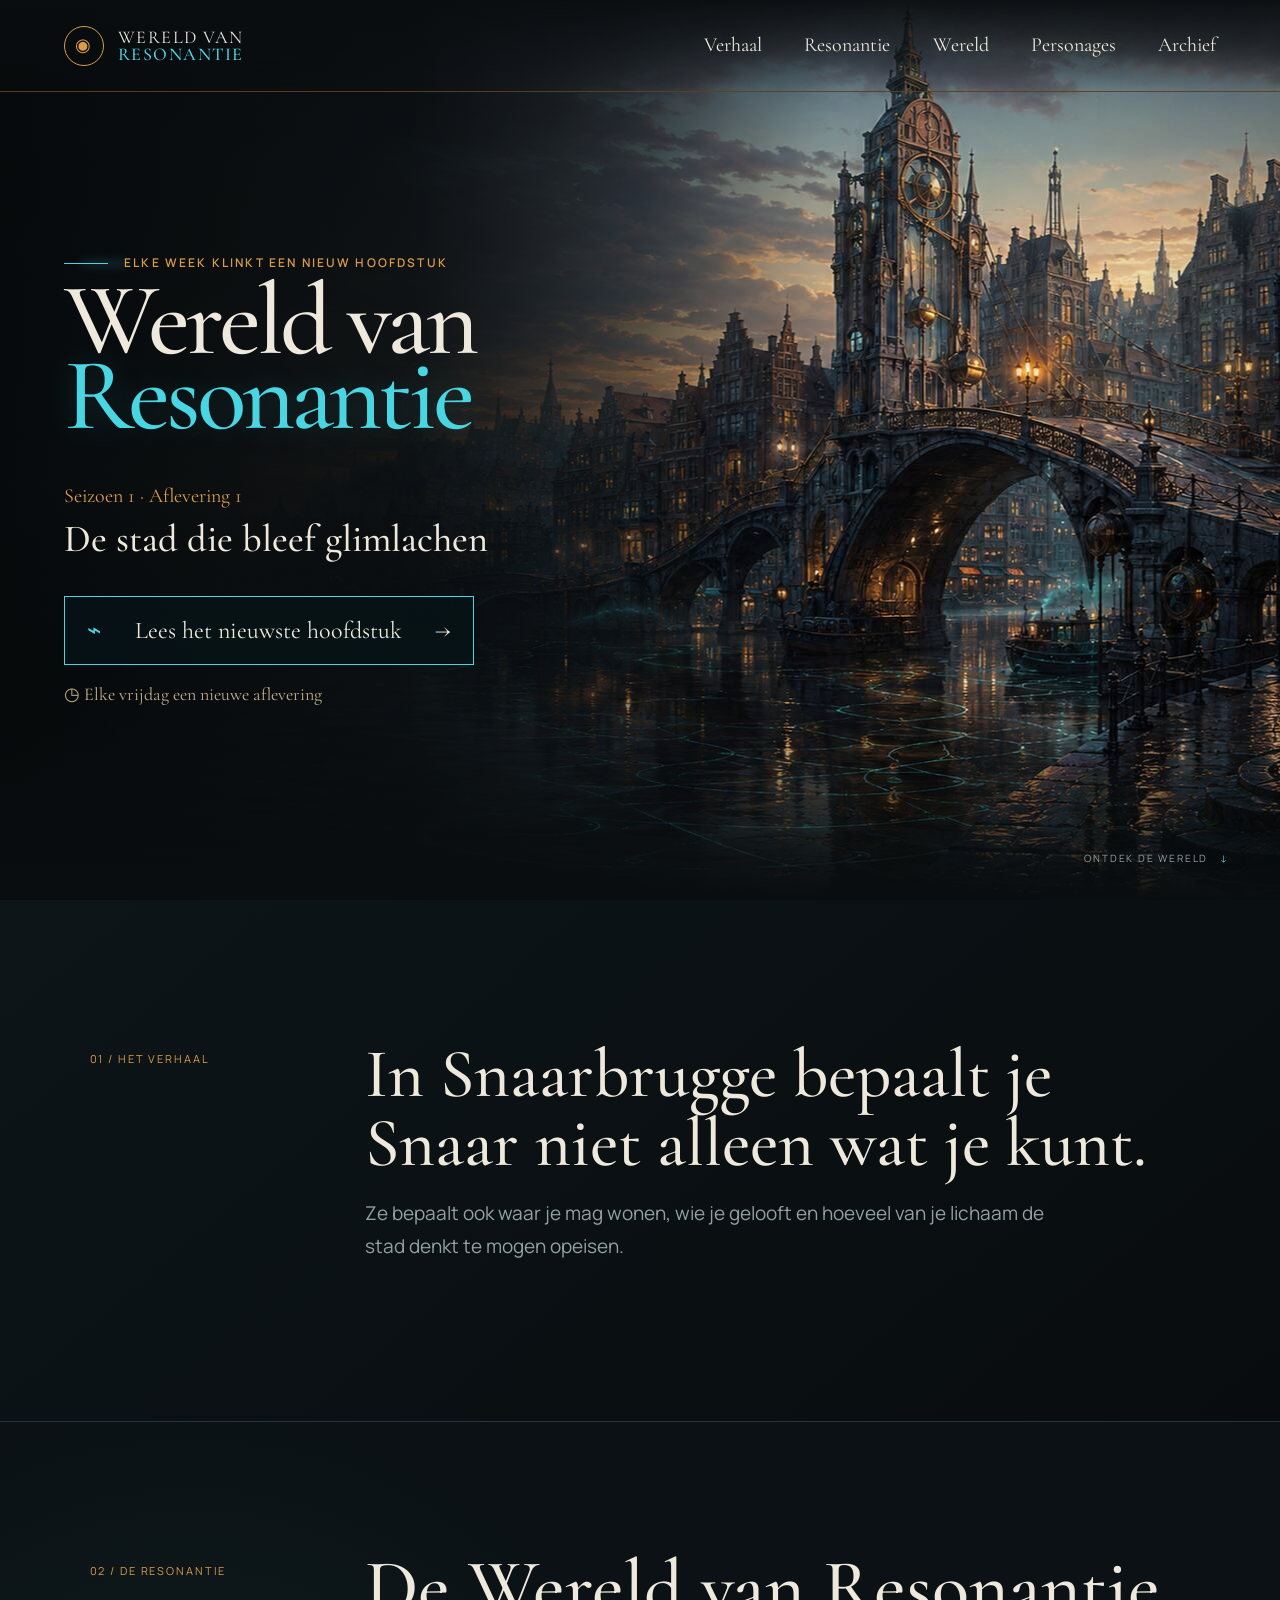
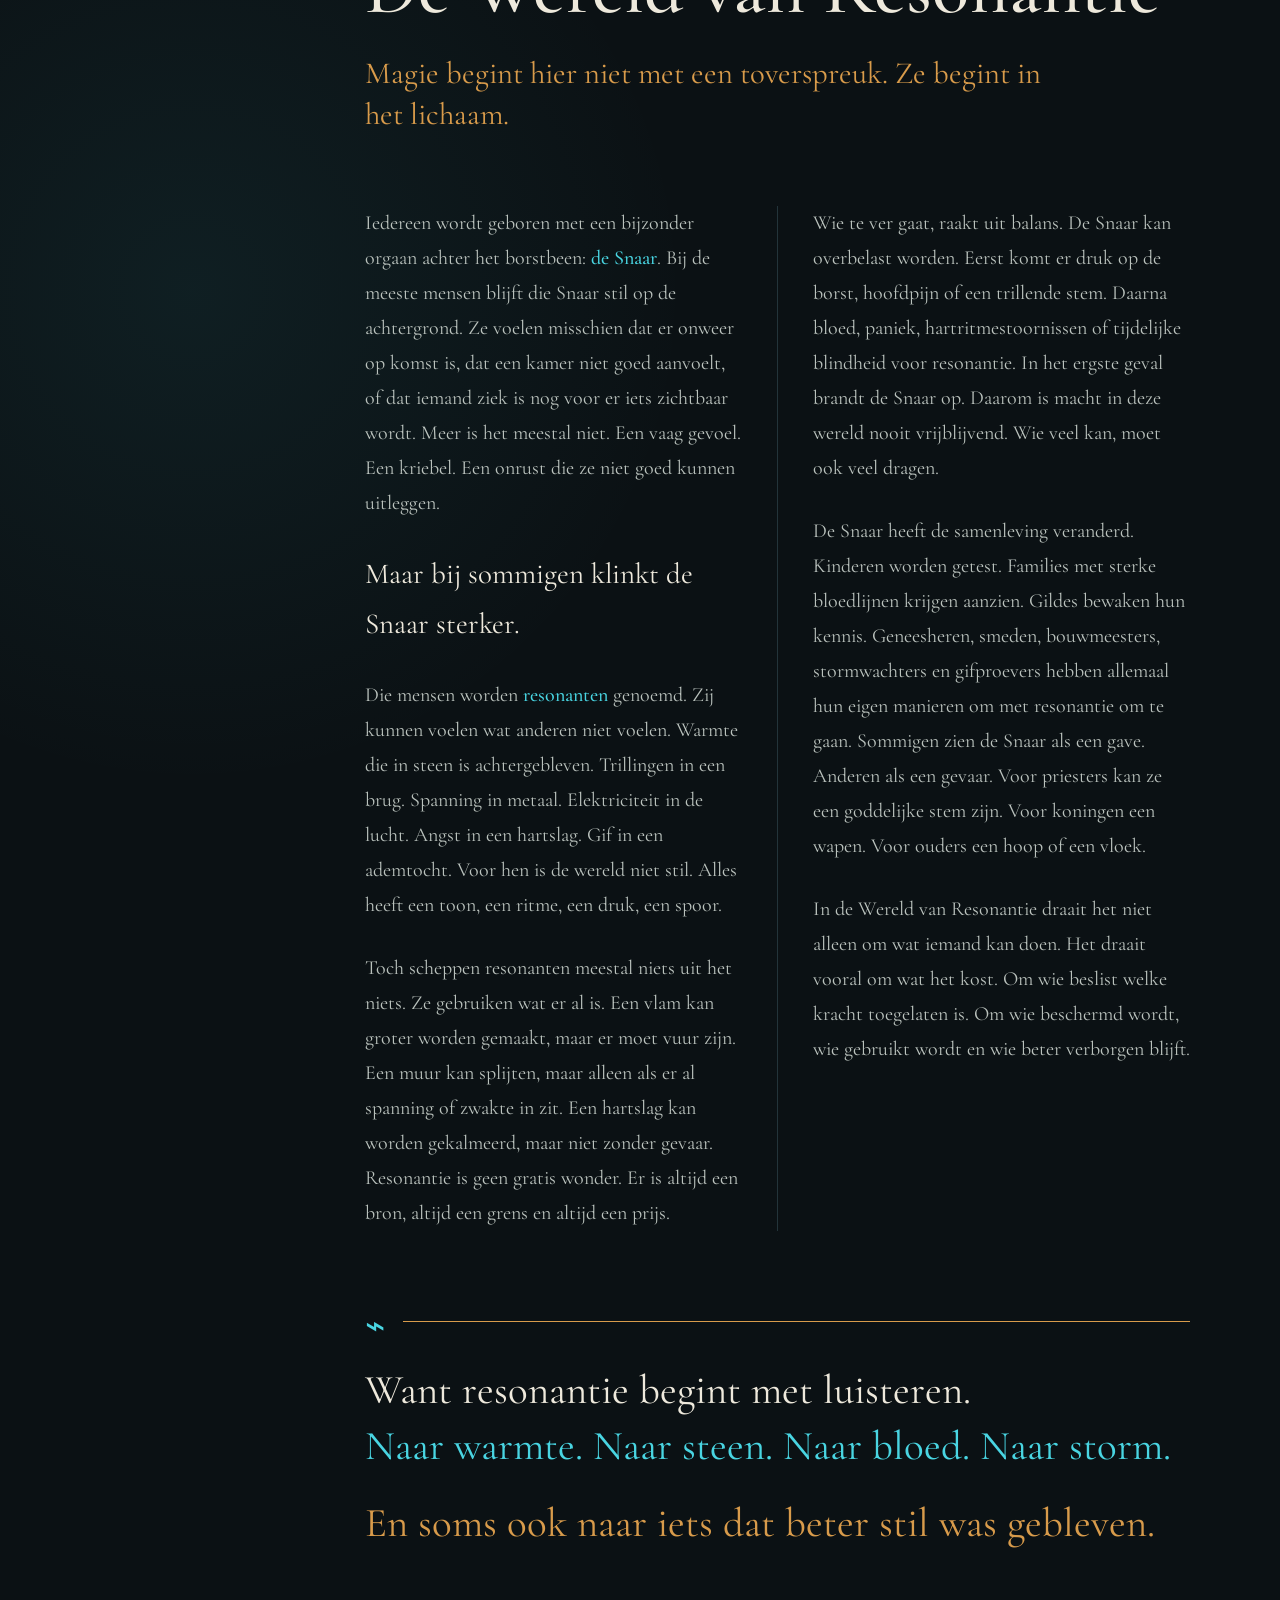
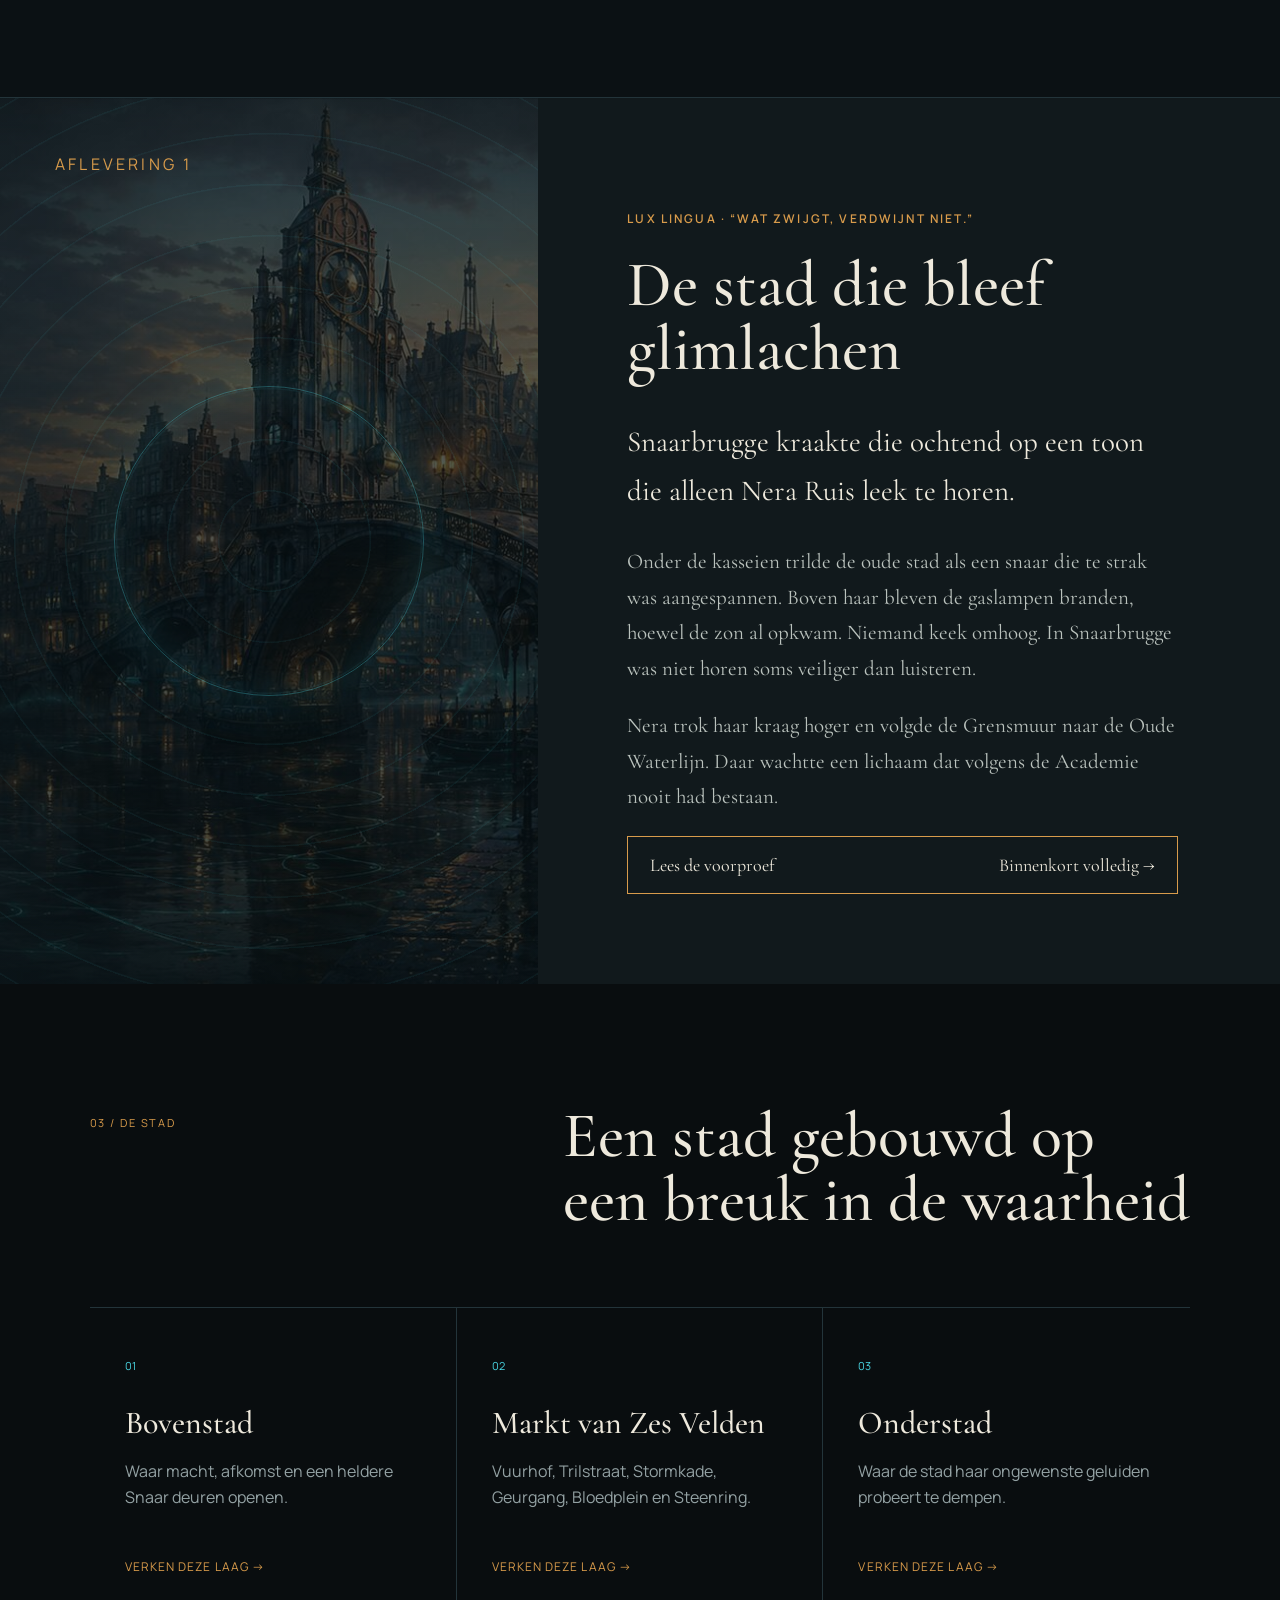
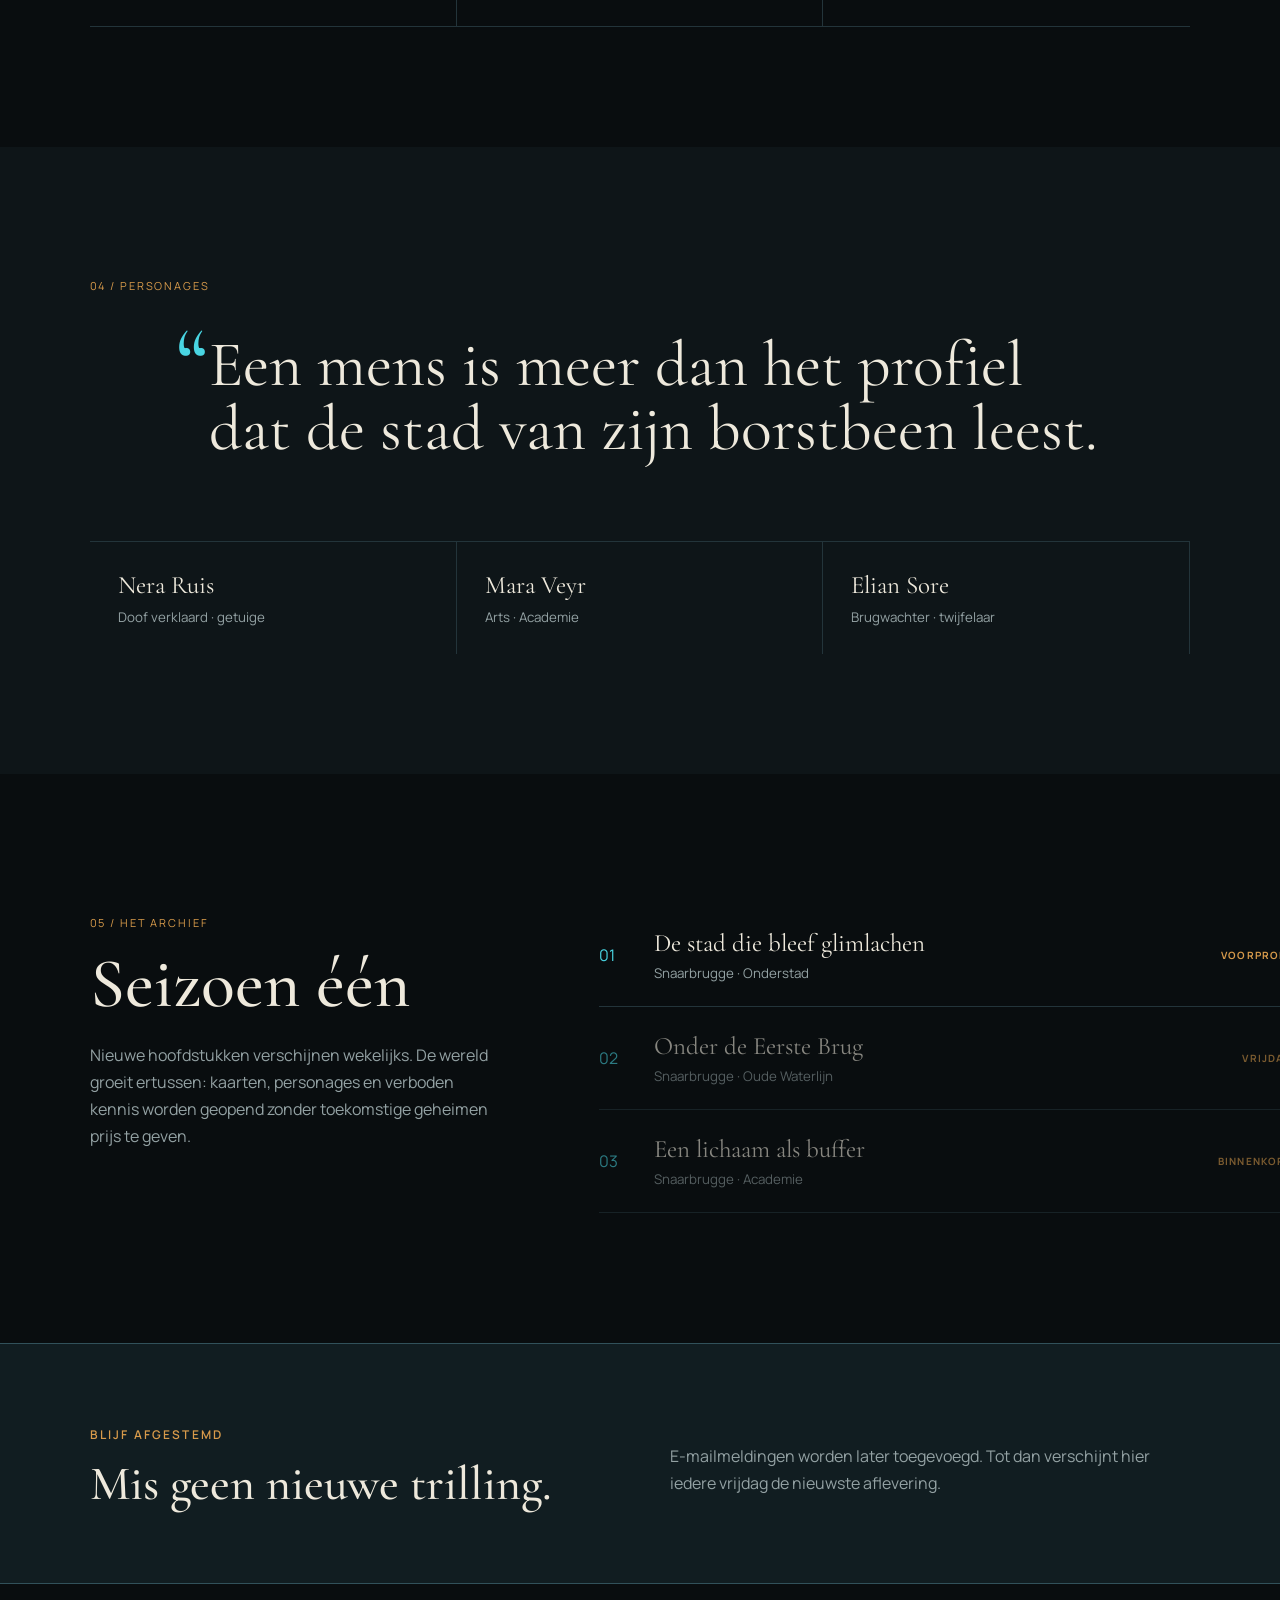
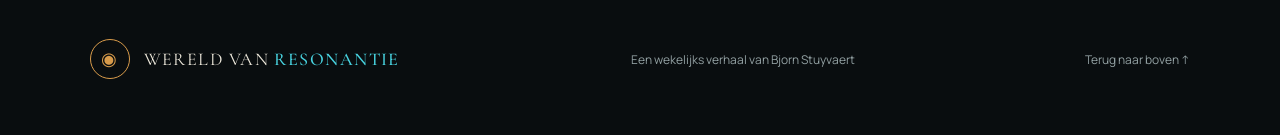
<file: index.html>
<!doctype html>
<html lang="nl">
<head>
  <meta charset="utf-8">
  <meta name="viewport" content="width=device-width, initial-scale=1">
  <meta name="theme-color" content="#090d0f">
  <meta name="description" content="Elke week een nieuw hoofdstuk uit de Wereld van Resonantie.">
  <title>Wereld van Resonantie</title>
  <link rel="stylesheet" href="styles.css">
  <link rel="stylesheet" href="extra.css">
</head>
<body>
  <header class="topbar">
    <a class="brand" href="#top" aria-label="Wereld van Resonantie, terug naar boven">
      <span class="sigil" aria-hidden="true">◉</span>
      <span>Wereld van<br><b>Resonantie</b></span>
    </a>
    <button class="menubtn" type="button" aria-expanded="false" aria-controls="navigation">Menu</button>
    <nav id="navigation" aria-label="Hoofdnavigatie">
      <a href="#verhaal">Verhaal</a>
      <a href="#resonantie">Resonantie</a>
      <a href="#wereld">Wereld</a>
      <a href="#personages">Personages</a>
      <a href="#archief">Archief</a>
    </nav>
  </header>

  <main>
    <section class="hero" id="top">
      <div class="heroShade"></div>
      <div class="heroCopy">
        <p class="eyebrow"><span class="pulse"></span> Elke week klinkt een nieuw hoofdstuk</p>
        <h1>Wereld van<br><em>Resonantie</em></h1>
        <p class="episodeLine">Seizoen 1 · Aflevering 1</p>
        <h2>De stad die bleef glimlachen</h2>
        <a class="primary" href="#lezen"><span class="wave" aria-hidden="true">⌁</span> Lees het nieuwste hoofdstuk <span aria-hidden="true">→</span></a>
        <p class="schedule">◷ Elke vrijdag een nieuwe aflevering</p>
      </div>
      <a class="scroll" href="#verhaal">Ontdek de wereld <span>↓</span></a>
    </section>

    <section class="intro" id="verhaal">
      <p class="sectionNo">01 / HET VERHAAL</p>
      <div>
        <h2>In Snaarbrugge bepaalt je Snaar niet alleen wat je kunt.</h2>
        <p>Ze bepaalt ook waar je mag wonen, wie je gelooft en hoeveel van je lichaam de stad denkt te mogen opeisen.</p>
      </div>
    </section>

    <section class="lore" id="resonantie">
      <header class="lore-head">
        <p class="sectionNo">02 / DE RESONANTIE</p>
        <h2>De Wereld van Resonantie</h2>
        <p class="lore-lead">Magie begint hier niet met een toverspreuk. Ze begint in het lichaam.</p>
      </header>
      <div class="lore-copy">
        <p>Iedereen wordt geboren met een bijzonder orgaan achter het borstbeen: <strong>de Snaar</strong>. Bij de meeste mensen blijft die Snaar stil op de achtergrond. Ze voelen misschien dat er onweer op komst is, dat een kamer niet goed aanvoelt, of dat iemand ziek is nog voor er iets zichtbaar wordt. Meer is het meestal niet. Een vaag gevoel. Een kriebel. Een onrust die ze niet goed kunnen uitleggen.</p>
        <p>Maar bij sommigen klinkt de Snaar sterker.</p>
        <p>Die mensen worden <strong>resonanten</strong> genoemd. Zij kunnen voelen wat anderen niet voelen. Warmte die in steen is achtergebleven. Trillingen in een brug. Spanning in metaal. Elektriciteit in de lucht. Angst in een hartslag. Gif in een ademtocht. Voor hen is de wereld niet stil. Alles heeft een toon, een ritme, een druk, een spoor.</p>
        <p>Toch scheppen resonanten meestal niets uit het niets. Ze gebruiken wat er al is. Een vlam kan groter worden gemaakt, maar er moet vuur zijn. Een muur kan splijten, maar alleen als er al spanning of zwakte in zit. Een hartslag kan worden gekalmeerd, maar niet zonder gevaar. Resonantie is geen gratis wonder. Er is altijd een bron, altijd een grens en altijd een prijs.</p>
        <p>Wie te ver gaat, raakt uit balans. De Snaar kan overbelast worden. Eerst komt er druk op de borst, hoofdpijn of een trillende stem. Daarna bloed, paniek, hartritmestoornissen of tijdelijke blindheid voor resonantie. In het ergste geval brandt de Snaar op. Daarom is macht in deze wereld nooit vrijblijvend. Wie veel kan, moet ook veel dragen.</p>
        <p>De Snaar heeft de samenleving veranderd. Kinderen worden getest. Families met sterke bloedlijnen krijgen aanzien. Gildes bewaken hun kennis. Geneesheren, smeden, bouwmeesters, stormwachters en gifproevers hebben allemaal hun eigen manieren om met resonantie om te gaan. Sommigen zien de Snaar als een gave. Anderen als een gevaar. Voor priesters kan ze een goddelijke stem zijn. Voor koningen een wapen. Voor ouders een hoop of een vloek.</p>
        <p>In de Wereld van Resonantie draait het niet alleen om wat iemand kan doen. Het draait vooral om wat het kost. Om wie beslist welke kracht toegelaten is. Om wie beschermd wordt, wie gebruikt wordt en wie beter verborgen blijft.</p>
      </div>
      <blockquote class="lore-ending">
        <p>Want resonantie begint met luisteren.</p>
        <p>Naar warmte. Naar steen. Naar bloed. Naar storm.</p>
        <p>En soms ook naar iets dat beter stil was gebleven.</p>
      </blockquote>
    </section>

    <section class="latest" id="lezen">
      <div class="chapterArt" aria-hidden="true">
        <span>AFLEVERING 1</span>
        <div class="rings"></div>
      </div>
      <article>
        <p class="eyebrow">Lux Lingua · “Wat zwijgt, verdwijnt niet.”</p>
        <h2>De stad die bleef glimlachen</h2>
        <p class="lead">Snaarbrugge kraakte die ochtend op een toon die alleen Nera Ruis leek te horen.</p>
        <p>Onder de kasseien trilde de oude stad als een snaar die te strak was aangespannen. Boven haar bleven de gaslampen branden, hoewel de zon al opkwam. Niemand keek omhoog. In Snaarbrugge was niet horen soms veiliger dan luisteren.</p>
        <p>Nera trok haar kraag hoger en volgde de Grensmuur naar de Oude Waterlijn. Daar wachtte een lichaam dat volgens de Academie nooit had bestaan.</p>
        <a class="readButton" href="#lezen">Lees de voorproef <span>Binnenkort volledig →</span></a>
      </article>
    </section>

    <section class="world" id="wereld">
      <div class="worldHead">
        <p class="sectionNo">03 / DE STAD</p>
        <h2>Een stad gebouwd op<br>een breuk in de waarheid</h2>
      </div>
      <div class="placeGrid">
        <article><span>01</span><h3>Bovenstad</h3><p>Waar macht, afkomst en een heldere Snaar deuren openen.</p><a href="#archief">Verken deze laag →</a></article>
        <article><span>02</span><h3>Markt van Zes Velden</h3><p>Vuurhof, Trilstraat, Stormkade, Geurgang, Bloedplein en Steenring.</p><a href="#archief">Verken deze laag →</a></article>
        <article><span>03</span><h3>Onderstad</h3><p>Waar de stad haar ongewenste geluiden probeert te dempen.</p><a href="#archief">Verken deze laag →</a></article>
      </div>
    </section>

    <section class="characters" id="personages">
      <p class="sectionNo">04 / PERSONAGES</p>
      <blockquote class="quote"><span aria-hidden="true">“</span><p>Een mens is meer dan het profiel dat de stad van zijn borstbeen leest.</p></blockquote>
      <div class="nameRow">
        <div><b>Nera Ruis</b><small>Doof verklaard · getuige</small></div>
        <div><b>Mara Veyr</b><small>Arts · Academie</small></div>
        <div><b>Elian Sore</b><small>Brugwachter · twijfelaar</small></div>
      </div>
    </section>

    <section class="archive" id="archief">
      <div>
        <p class="sectionNo">05 / HET ARCHIEF</p>
        <h2>Seizoen één</h2>
        <p>Nieuwe hoofdstukken verschijnen wekelijks. De wereld groeit ertussen: kaarten, personages en verboden kennis worden geopend zonder toekomstige geheimen prijs te geven.</p>
      </div>
      <div class="episodeList">
        <div class="available"><span>01</span><div><b>De stad die bleef glimlachen</b><small>Snaarbrugge · Onderstad</small></div><strong>Voorproef</strong></div>
        <div><span>02</span><div><b>Onder de Eerste Brug</b><small>Snaarbrugge · Oude Waterlijn</small></div><strong>Vrijdag</strong></div>
        <div><span>03</span><div><b>Een lichaam als buffer</b><small>Snaarbrugge · Academie</small></div><strong>Binnenkort</strong></div>
      </div>
    </section>

    <section class="subscribe">
      <div><p class="eyebrow">Blijf afgestemd</p><h2>Mis geen nieuwe trilling.</h2></div>
      <p>E-mailmeldingen worden later toegevoegd. Tot dan verschijnt hier iedere vrijdag de nieuwste aflevering.</p>
    </section>
  </main>

  <footer>
    <a class="brand" href="#top"><span class="sigil" aria-hidden="true">◉</span><span>Wereld van <b>Resonantie</b></span></a>
    <p>Een wekelijks verhaal van Bjorn Stuyvaert</p>
    <a href="#top">Terug naar boven ↑</a>
  </footer>
  <script src="script.js"></script>
</body>
</html>
</file>
<file: styles.css>
@import url('https://fonts.googleapis.com/css2?family=Cormorant+Garamond:wght@400;500;600&family=Manrope:wght@400;500;600&display=swap');
:root{--ink:#090d0f;--panel:#0e1518;--line:#23343a;--paper:#eee9dc;--muted:#93a1a3;--cyan:#49d5e2;--amber:#d89b4b}*{box-sizing:border-box}html{scroll-behavior:smooth}body{margin:0;background:var(--ink);color:var(--paper);font-family:Manrope,sans-serif}a{color:inherit;text-decoration:none}.topbar{height:92px;display:flex;align-items:center;justify-content:space-between;padding:0 5vw;position:absolute;z-index:5;width:100%;border-bottom:1px solid rgba(216,155,75,.35);background:linear-gradient(#090d0fe8,transparent)}.brand{display:flex;align-items:center;gap:14px;font-family:'Cormorant Garamond';font-size:18px;line-height:.9;letter-spacing:.08em;text-transform:uppercase}.brand b{color:var(--cyan);font-weight:500}.sigil{border:1px solid var(--amber);width:40px;height:40px;border-radius:50%;display:grid;place-items:center;color:var(--amber)}nav{display:flex;gap:3.3vw;font-family:'Cormorant Garamond';font-size:20px}nav a{padding:8px 0;border-bottom:1px solid transparent}nav a:hover{color:var(--cyan);border-color:var(--cyan)}.menubtn{display:none}.hero{height:min(900px,100vh);min-height:720px;position:relative;background:url('assets/snaarbrugge-hero.jpg') center/cover no-repeat;display:flex;align-items:center;overflow:hidden}.hero:after{content:'';position:absolute;inset:0;background:radial-gradient(circle at 72% 55%,transparent 0 18%,rgba(0,0,0,.2) 50%),linear-gradient(90deg,#070b0df5 0%,#070b0dcc 32%,transparent 65%)}.heroShade{position:absolute;inset:auto 0 0;height:20%;background:linear-gradient(transparent,var(--ink));z-index:1}.heroCopy{position:relative;z-index:2;width:55%;margin-left:5vw;margin-top:65px}.eyebrow{color:var(--amber);text-transform:uppercase;letter-spacing:.18em;font-size:12px;font-weight:600}.pulse{display:inline-block;width:44px;height:1px;background:var(--cyan);vertical-align:middle;margin-right:12px;box-shadow:18px 0 10px var(--cyan)}h1,h2,h3{font-family:'Cormorant Garamond';font-weight:500;margin:0}.hero h1{font-size:clamp(72px,8vw,124px);line-height:.73;letter-spacing:-.04em}.hero h1 em{font-style:normal;color:var(--cyan);text-shadow:0 0 34px #49d5e233}.episodeLine{color:var(--amber);margin:52px 0 8px;font-family:'Cormorant Garamond';font-size:20px}.hero h2{font-size:clamp(28px,3vw,45px);margin-bottom:34px}.primary{display:flex;align-items:center;gap:18px;width:max-content;min-width:410px;justify-content:space-between;padding:19px 22px;border:1px solid var(--cyan);background:#071317cc;font-family:'Cormorant Garamond';font-size:24px;transition:.25s}.primary:hover{background:#12323a;box-shadow:0 0 30px #49d5e226;transform:translateY(-2px)}.wave{color:var(--cyan)}.schedule{color:#c3ae88;font-family:'Cormorant Garamond';font-size:18px}.scroll{position:absolute;z-index:2;right:4vw;bottom:35px;text-transform:uppercase;font-size:10px;letter-spacing:.18em;color:var(--muted)}.scroll span{color:var(--cyan);margin-left:8px}.intro{display:grid;grid-template-columns:25% 1fr;padding:140px 7vw;border-bottom:1px solid var(--line);background:linear-gradient(140deg,#0d1518,#080c0e)}.sectionNo{color:var(--amber);letter-spacing:.17em;font-size:11px;text-transform:uppercase}.intro h2{font-size:clamp(46px,5.4vw,78px);line-height:1;max-width:970px}.intro div>p{max-width:700px;color:var(--muted);font-size:19px;line-height:1.7}.latest{display:grid;grid-template-columns:42% 58%;min-height:760px}.chapterArt{position:relative;background:linear-gradient(#071114aa,#071114bb),url('assets/snaarbrugge-hero.jpg') 70%/cover;overflow:hidden;padding:55px;color:var(--amber);letter-spacing:.2em}.chapterArt:after{content:'';position:absolute;inset:0;background:repeating-radial-gradient(circle at 50%,transparent 0 49px,#49d5e20e 50px 51px)}.rings{width:310px;height:310px;border:1px solid #49d5e255;border-radius:50%;position:absolute;left:50%;top:50%;transform:translate(-50%,-50%);box-shadow:0 0 60px #49d5e222,inset 0 0 40px #49d5e21c}.latest article{padding:100px 8vw 90px 7vw;background:#11191c}.latest h2{font-size:clamp(48px,5vw,70px);line-height:1;margin:26px 0 36px}.latest article>p:not(.eyebrow){font-family:'Cormorant Garamond';font-size:21px;line-height:1.7;color:#bac2bd}.latest .lead{color:var(--paper)!important;font-size:29px!important}.readButton{margin-top:20px;border:1px solid var(--amber);background:transparent;color:var(--paper);padding:17px 22px;width:100%;display:flex;justify-content:space-between;font:18px 'Cormorant Garamond';cursor:pointer}.readButton:hover{background:#d89b4b18}.world{padding:120px 7vw}.worldHead{display:flex;justify-content:space-between;align-items:start}.worldHead h2{font-size:clamp(48px,5vw,72px);line-height:1}.placeGrid{display:grid;grid-template-columns:repeat(3,1fr);margin-top:75px;border-top:1px solid var(--line);border-bottom:1px solid var(--line)}.placeGrid article{padding:45px 35px 50px;border-right:1px solid var(--line)}.placeGrid article:last-child{border:0}.placeGrid span{color:var(--cyan);font-size:11px}.placeGrid h3{font-size:32px;margin:28px 0 15px}.placeGrid p{color:var(--muted);line-height:1.65;min-height:80px}.placeGrid a{color:var(--amber);font-size:12px;text-transform:uppercase;letter-spacing:.09em}.characters{padding:120px 7vw;background:#0e1518}.quote{display:flex;max-width:930px;margin:40px auto 80px}.quote span{font:100px 'Cormorant Garamond';color:var(--cyan);line-height:.6}.quote p{font:clamp(40px,5vw,70px)/1 'Cormorant Garamond';margin:0}.nameRow{display:grid;grid-template-columns:repeat(3,1fr);border-top:1px solid var(--line)}.nameRow div{padding:28px;border-right:1px solid var(--line)}.nameRow b,.nameRow small{display:block}.nameRow b{font:25px 'Cormorant Garamond'}.nameRow small{color:var(--muted);margin-top:8px}.archive{display:grid;grid-template-columns:37% 63%;gap:8vw;padding:130px 7vw}.archive h2{font-size:70px}.archive>div>p:last-child{color:var(--muted);line-height:1.7}.episodeList>div{display:grid;grid-template-columns:55px 1fr auto;align-items:center;padding:24px 0;border-bottom:1px solid var(--line);opacity:.55}.episodeList .available{opacity:1}.episodeList span{color:var(--cyan)}.episodeList b,.episodeList small{display:block}.episodeList b{font:25px 'Cormorant Garamond'}.episodeList small{color:var(--muted);margin-top:6px}.episodeList strong{color:var(--amber);text-transform:uppercase;font-size:10px;letter-spacing:.12em}.subscribe{display:flex;justify-content:space-between;align-items:end;padding:70px 7vw;background:#111d21;border-block:1px solid #31515a}.subscribe h2{font-size:48px}.subscribe form{display:flex;width:45%}.subscribe input{flex:1;background:transparent;color:white;border:0;border-bottom:1px solid var(--cyan);padding:17px;font:16px Manrope}.subscribe button{background:var(--cyan);border:0;padding:0 25px;color:#061013;font-weight:600}footer{display:flex;align-items:center;justify-content:space-between;padding:55px 7vw;color:var(--muted);font-size:12px}footer .brand{color:var(--paper)}.srOnly{position:absolute;width:1px;height:1px;overflow:hidden;clip:rect(0,0,0,0)}
@media(max-width:800px){.topbar{height:74px}.menubtn{display:block;background:transparent;border:1px solid var(--line);color:var(--paper);padding:8px 12px}nav{display:none;position:absolute;top:74px;inset-inline:0;background:#091013;padding:25px;flex-direction:column}nav.open{display:flex}.hero{min-height:760px;background-position:66% center}.hero:after{background:linear-gradient(90deg,#070b0ff5 0%,#070b0edb 75%,#070b0e77)}.heroCopy{width:90%;margin-left:6vw}.hero h1{font-size:64px}.primary{min-width:0;width:100%;font-size:20px}.intro,.latest,.archive{grid-template-columns:1fr}.intro{gap:40px;padding:90px 7vw}.chapterArt{min-height:420px}.latest article{padding:70px 7vw}.worldHead{display:block}.placeGrid{grid-template-columns:1fr}.placeGrid article{border-right:0;border-bottom:1px solid var(--line)}.nameRow{grid-template-columns:1fr}.nameRow div{border-right:0;border-bottom:1px solid var(--line)}.archive{gap:45px}.subscribe{display:block}.subscribe form{width:100%;margin-top:30px}footer{gap:25px;flex-direction:column;text-align:center}}

.lore{padding:130px 7vw;background:radial-gradient(circle at 15% 25%,rgba(73,213,226,.07),transparent 28%),#0b1114;border-bottom:1px solid var(--line)}
.lore-head{display:grid;grid-template-columns:25% 1fr;align-items:start}
.lore-head h2{font-size:clamp(52px,6vw,86px);line-height:.95;max-width:850px}
.lore-lead{grid-column:2;color:var(--amber);font:clamp(24px,2.4vw,34px)/1.35 'Cormorant Garamond';max-width:720px;margin:28px 0 70px}
.lore-copy{max-width:860px;margin-left:25%;column-count:2;column-gap:70px;column-rule:1px solid var(--line)}
.lore-copy p{break-inside:avoid;margin:0 0 28px;color:#bac2bd;font:20px/1.75 'Cormorant Garamond'}
.lore-copy p:nth-child(2){color:var(--paper);font-size:29px}
.lore-copy strong{color:var(--cyan);font-weight:500}
.lore-ending{max-width:850px;margin:90px 0 0 25%;padding:45px 0 10px;border-top:1px solid var(--amber);position:relative}
.lore-ending:before{content:'⌁';position:absolute;top:-21px;left:0;background:#0b1114;padding-right:18px;color:var(--cyan);font-size:34px}
.lore-ending p{margin:0 0 9px;font:clamp(29px,3.2vw,46px)/1.15 'Cormorant Garamond'}
.lore-ending p:nth-child(2){color:var(--cyan)}
.lore-ending p:last-child{margin-top:30px;color:var(--amber)}
@media(max-width:800px){.lore{padding:90px 7vw}.lore-head{display:block}.lore-lead{margin:26px 0 55px}.lore-copy{margin-left:0;column-count:1}.lore-ending{margin:65px 0 0;padding-top:38px}}
</file>
<file: extra.css>
.episodeList > a,
.episodeList > div {
  display: grid;
  grid-template-columns: 55px 1fr auto;
  align-items: center;
  padding: 24px 0;
  border-bottom: 1px solid var(--line);
  opacity: .55;
}

.episodeList > a.available { opacity: 1; }
.readButton { text-decoration: none; }
.subscribe > p { max-width: 520px; color: var(--muted); line-height: 1.7; }

.reading-page {
  background:
    radial-gradient(circle at 50% 0, rgba(73,213,226,.08), transparent 35%),
    var(--ink);
}

.reading-header {
  min-height: 88px;
  padding: 20px 6vw;
  display: flex;
  align-items: center;
  justify-content: space-between;
  border-bottom: 1px solid var(--line);
}

.reading-header > a:last-child { color: var(--amber); font-size: 13px; }

.chapter {
  width: min(760px, 86vw);
  margin: 0 auto;
  padding: 110px 0 130px;
}

.chapter h1 {
  font-size: clamp(58px, 8vw, 96px);
  line-height: .92;
  letter-spacing: -.035em;
  margin: 18px 0 28px;
}

.chapter-meta { color: var(--muted); font-size: 13px; letter-spacing: .05em; }
.chapter-divider { color: var(--cyan); text-align: center; font-size: 42px; margin: 55px 0; }
.chapter-note { border-left: 2px solid var(--amber); padding: 18px 24px; background: #11191c; color: var(--muted); }
.chapter > p:not(.eyebrow):not(.chapter-meta):not(.chapter-note) { font: 23px/1.85 'Cormorant Garamond', serif; color: #d0d2ca; }
.dropcap:first-letter { float: left; font-size: 92px; line-height: .75; padding: 12px 12px 0 0; color: var(--cyan); }
.coming-soon { margin: 70px 0; padding: 36px; text-align: center; border: 1px solid var(--line); background: #0e1518; }
.coming-soon span { color: var(--amber); text-transform: uppercase; letter-spacing: .18em; font-size: 11px; }
.coming-soon p { font-family: 'Cormorant Garamond', serif; font-size: 24px; }
.chapter-nav { display: flex; justify-content: space-between; gap: 20px; padding-top: 26px; border-top: 1px solid var(--line); color: var(--muted); font-size: 13px; }
.chapter-nav a { color: var(--cyan); }

.error-page { min-height: 100vh; display: grid; place-items: center; text-align: center; }
.error-page main { padding: 40px; }
.error-page h1 { font-size: clamp(58px, 9vw, 110px); }
.error-page p:not(.eyebrow) { color: var(--muted); margin-bottom: 40px; }
.error-page .primary { margin: 0 auto; min-width: 0; }

@media (max-width: 800px) {
  .reading-header { align-items: flex-start; gap: 18px; }
  .reading-header .brand { font-size: 14px; }
  .chapter { padding-top: 75px; }
  .chapter-nav { flex-direction: column; }
  .subscribe > p { margin-top: 25px; }
}
</file>
